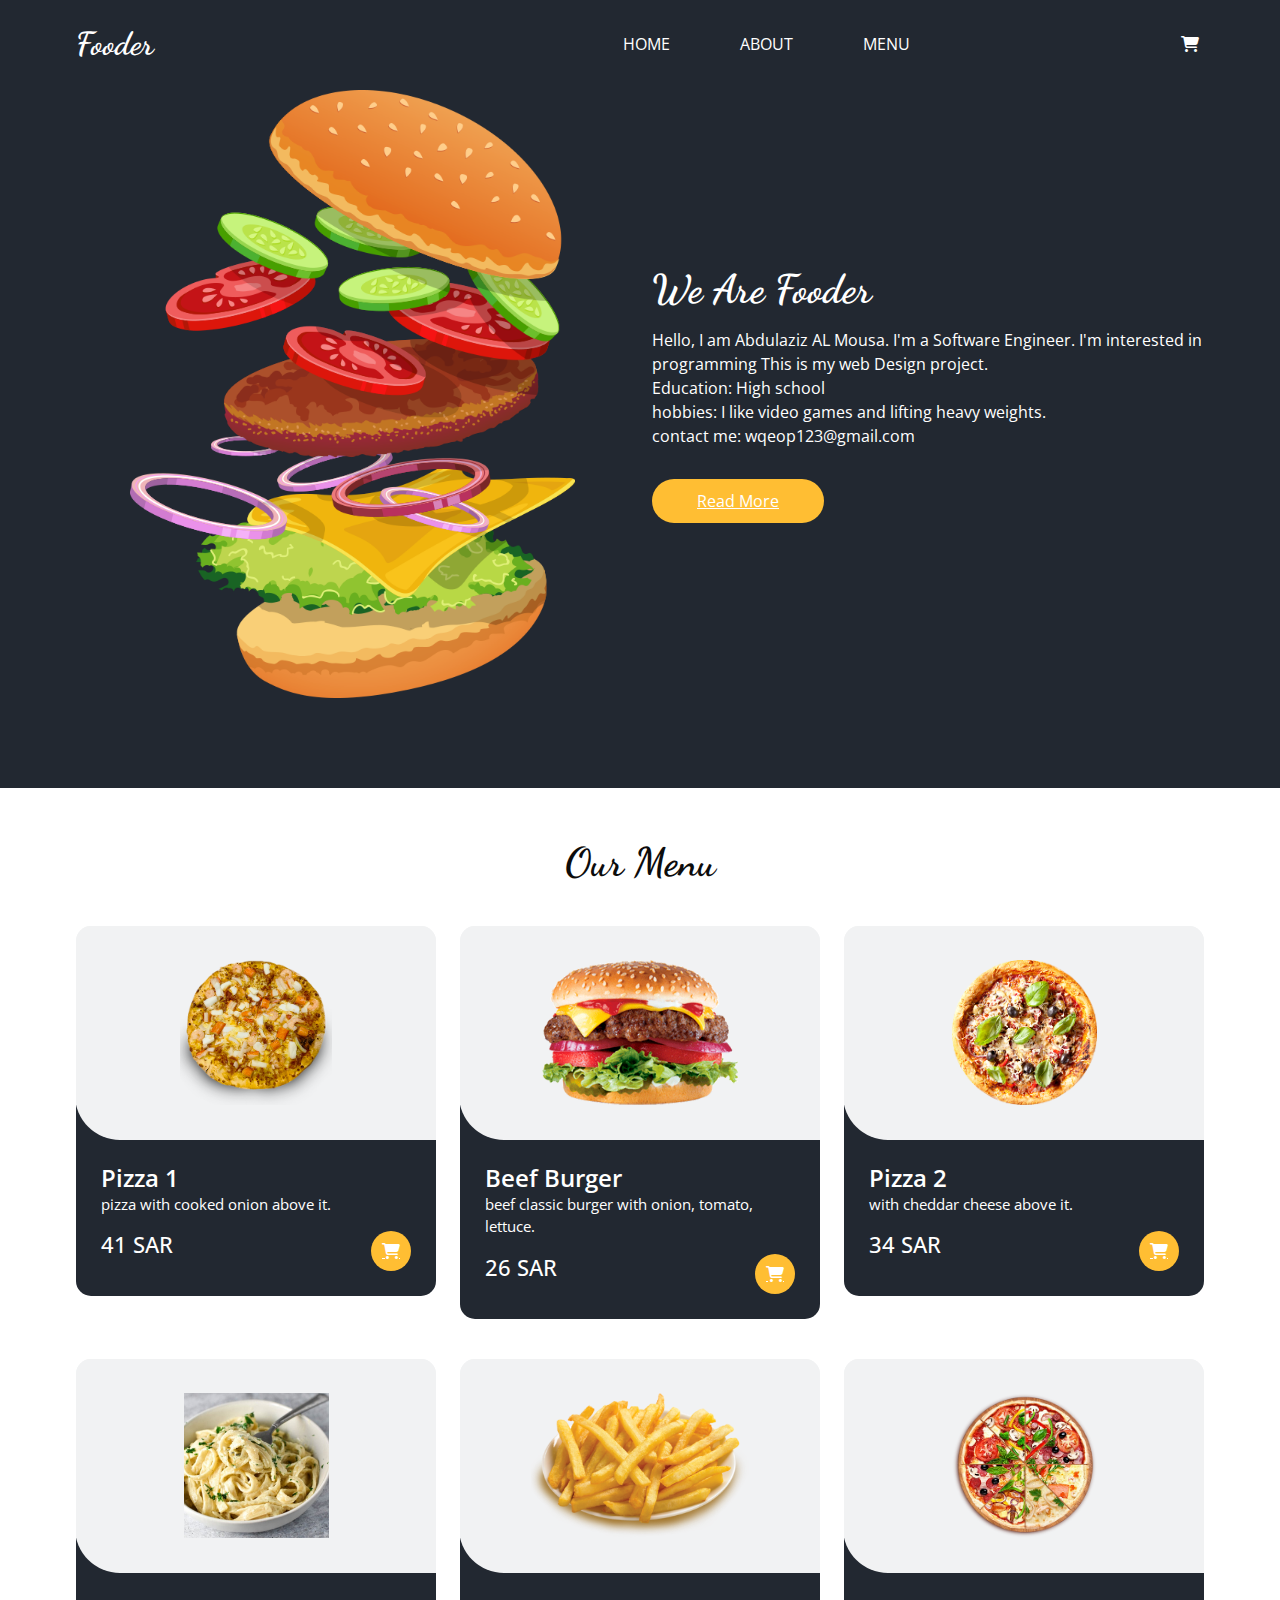
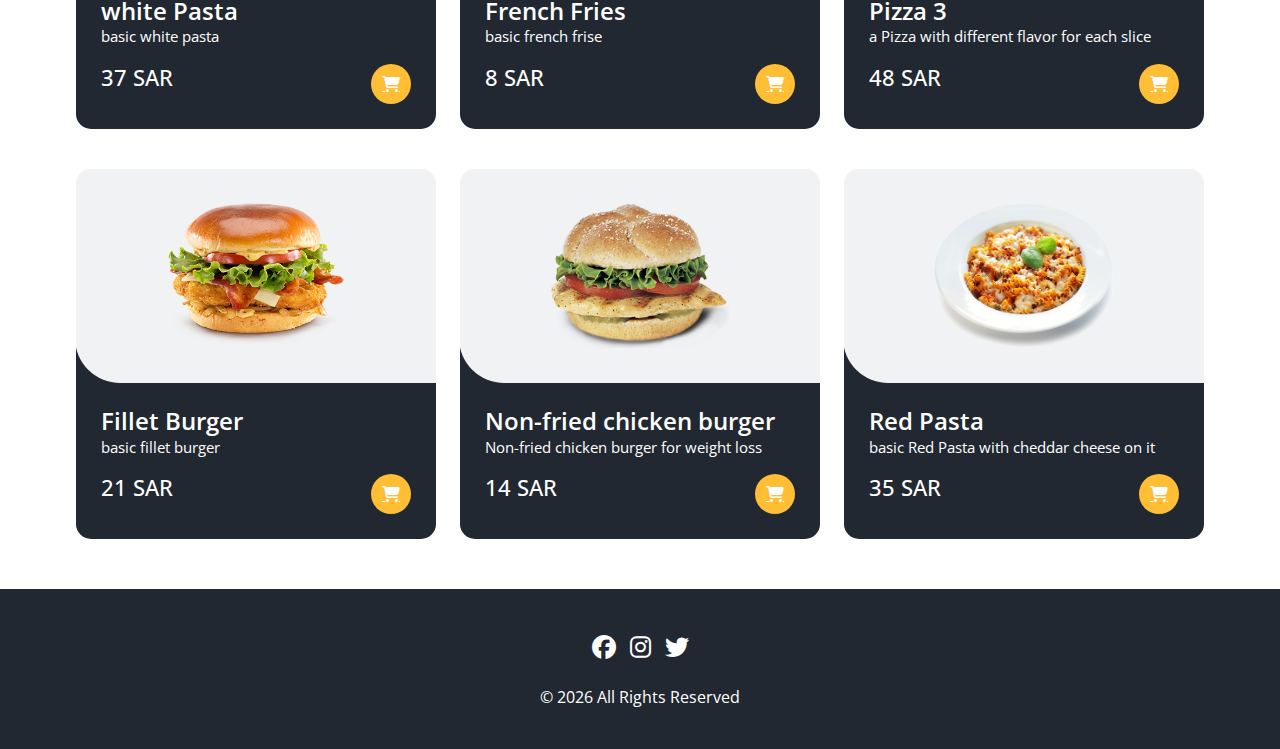
<file: Web design project/index.html>
<!DOCTYPE html>
<html>

<head>
  <!-- Basic -->
  <meta charset="utf-8" />
  <meta http-equiv="X-UA-Compatible" content="IE=edge" />
  <!-- Mobile Metas -->
  <meta name="viewport" content="width=device-width, initial-scale=1, shrink-to-fit=no" />
  <!-- Site Metas -->
  <meta name="keywords" content="" />
  <meta name="description" content="" />
  <meta name="author" content="" />

 <link rel="shortcut icon" href="images/favicon.png" type="">

  <title> Fooder</title>

  <!-- font style -->
  <link rel='stylesheet' href='https://cdnjs.cloudflare.com/ajax/libs/font-awesome/6.4.0/css/all.min.css'/>
  <!-- Custom styles for this template -->
  <link rel='stylesheet' href='https://cdnjs.cloudflare.com/ajax/libs/bootstrap/5.2.3/css/bootstrap.min.css'/>
  <link href="css/style.css" rel="stylesheet" />

</head>

<body>

  <div class="hero_area">
    <!-- header section starts-->
    <header class="header_section">
      <div class="container">
        <nav class="navbar navbar-expand-lg custom_nav-container ">
          <a class="navbar-brand" href="index.html">
            <span>
              Fooder
            </span>
          </a>

          <div class="collapse navbar-collapse">
            <ul class="navbar-nav  mx-auto ">
              <li class="nav-item active">
                <a class="nav-link" href="index.html">Home <span class="sr-only">(current)</span></a>
              </li>
              <li class="nav-item">
                <a class="nav-link" href="about.html">About</a>
              </li>
              <li class="nav-item">
                <a class="nav-link" href="menu.html">Menu</a>
              </li>
            </ul>
            <div class="user_option">
              <button type="button" class="triggerBtn">
                <i class="fa-solid fa-cart-shopping"></i>
                <span class="total-count"></span>
              </button>
            </div>
          </div>
        </nav>
      </div>
    </header>
    <!-- end header section -->
  </div>
  <!-- about section -->

  <section class="about_section layout_padding">
    <div class="container  ">

      <div class="row">
        <div class="col-md-6 ">
          <div class="img-box">
            <img src="images/about-img.png" alt="">
          </div>
        </div>
        <div class="col-md-6">
          <div class="detail-box">
            <div class="heading_container">
              <h2>
                We Are Fooder
              </h2>
            </div>
            <p>
             Hello, I am Abdulaziz AL Mousa. I'm a Software Engineer. I'm interested in programming This is my web Design project.
</br>
Education: High school
</br>
hobbies: I like video games and lifting heavy weights.
</br> 
contact me: wqeop123@gmail.com
           
            </p>
            <a href="">
              Read More
            </a>
          </div>
        </div>
      </div>
    </div>
  </section>

  <!-- end about section -->

  <!-- food section -->

  <section class="food_section layout_padding-bottom">
    <div class="container">
      <div class="heading_container heading_center">
        <h2>
          Our Menu
        </h2>
      </div>

      <div class="filters-content">
        <div class="row grid">
          <div class="col-sm-6 col-lg-4 all pizza">
            <div class="box">
              <div>
                <div class="img-box">
                  <img src="images/f1.png" alt="">
                </div>
                <div class="detail-box">
                  <h5>
                    Pizza 1
                  </h5>
                  <p>
                    pizza with cooked onion above it.
                  </p>
                  <div class="options">
                    <h6>
                      41 SAR
                    </h6>
                    <a href="#" data-name="Delicious Pizza 1" data-price="20" class="add-to-cart"><i class="fa-solid fa-cart-shopping"></i></a>
                  </div>
                </div>
              </div>
            </div>
          </div>
          <div class="col-sm-6 col-lg-4 all burger">
            <div class="box">
              <div>
                <div class="img-box">
                  <img src="images/f2.png" alt="">
                </div>
                <div class="detail-box">
                  <h5>
                  Beef Burger 
                  </h5>
                  <p>
                   beef classic burger with onion, tomato, lettuce.
                  </p>
                  <div class="options">
                    <h6>
                      26 SAR
                    </h6>
                    <a href="#" data-name="Delicious Burger 1" data-price="15" class="add-to-cart"><i class="fa-solid fa-cart-shopping"></i></a>
                  </div>
                </div>
              </div>
            </div>
          </div>
          <div class="col-sm-6 col-lg-4 all pizza">
            <div class="box">
              <div>
                <div class="img-box">
                  <img src="images/f3.png" alt="">
                </div>
                <div class="detail-box">
                  <h5>
                    Pizza 2
                  </h5>
                  <p>
                    with cheddar cheese above it.
                  </p>
                  <div class="options">
                    <h6>
                      34 SAR
                    </h6>
                    <a href="#" data-name="Delicious Pizza 2" data-price="17" class="add-to-cart"><i class="fa-solid fa-cart-shopping"></i></a>
                  </div>
                </div>
              </div>
            </div>
          </div>
          <div class="col-sm-6 col-lg-4 all pasta">
            <div class="box">
              <div>
                <div class="img-box">
                  <img src="images/f33.png" alt="">
                </div>
                <div class="detail-box">
                  <h5>
                    white Pasta 
                  </h5>
                  <p>
                    basic white pasta 
                  </p>
                  <div class="options">
                    <h6>
                     37 SAR
                    </h6>
                    <a href="#" data-name="Delicious Pasta 1" data-price="18" class="add-to-cart"><i class="fa-solid fa-cart-shopping"></i></a>
                  </div>
                </div>
              </div>
            </div>
          </div>
          <div class="col-sm-6 col-lg-4 all fries">
            <div class="box">
              <div>
                <div class="img-box">
                  <img src="images/f5.png" alt="">
                </div>
                <div class="detail-box">
                  <h5>
                    French Fries 
                  </h5>
                  <p>
                    basic french frise 
                  </p>
                  <div class="options">
                    <h6>
                      8 SAR
                    </h6>
                    <a href="#" data-name="French Fries 1" data-price="10" class="add-to-cart"><i class="fa-solid fa-cart-shopping"></i></a>
                  </div>
                </div>
              </div>
            </div>
          </div>
          <div class="col-sm-6 col-lg-4 all pizza">
            <div class="box">
              <div>
                <div class="img-box">
                  <img src="images/f6.png" alt="">
                </div>
                <div class="detail-box">
                  <h5>
                    Pizza 3
                  </h5>
                  <p>
                    a Pizza with different flavor for each slice
                  </p>
                  <div class="options">
                    <h6>
                      48 SAR
                    </h6>
                    <a href="#" data-name="Delicious Pizza 3" data-price="15" class="add-to-cart"><i class="fa-solid fa-cart-shopping"></i></a>
                  </div>
                </div>
              </div>
            </div>
          </div>
          <div class="col-sm-6 col-lg-4 all burger">
            <div class="box">
              <div>
                <div class="img-box">
                  <img src="images/f7.png" alt="">
                </div>
                <div class="detail-box">
                  <h5>
                    Fillet Burger
                  </h5>
                  <p>
                    basic fillet burger
                  </p>
                  <div class="options">
                    <h6>
                    21 SAR
                    </h6>
                    <a href="#" data-name="Tasty Burger 2" data-price="12" class="add-to-cart"><i class="fa-solid fa-cart-shopping"></i></a>
                  </div>
                </div>
              </div>
            </div>
          </div>
          <div class="col-sm-6 col-lg-4 all burger">
            <div class="box">
              <div>
                <div class="img-box">
                  <img src="images/f8.png" alt="">
                </div>
                <div class="detail-box">
                  <h5>
                 Non-fried chicken burger
                  </h5>
                  <p>
                    Non-fried chicken burger for weight loss
                  </p>
                  <div class="options">
                    <h6>
                      14 SAR
                    </h6>
                    <a href="#" data-name="Tasty Burger 3" data-price="14" class="add-to-cart"><i class="fa-solid fa-cart-shopping"></i></a>
                  </div>
                </div>
              </div>
            </div>
          </div>
          <div class="col-sm-6 col-lg-4 all pasta">
            <div class="box">
              <div>
                <div class="img-box">
                  <img src="images/f9.png" alt="">
                </div>
                <div class="detail-box">
                  <h5>
                    Red Pasta 
                  </h5>
                  <p>
                    basic Red Pasta with cheddar cheese on it
                  </p>
                  <div class="options">
                    <h6>
                     35 SAR
                    </h6>
                    <a href="#" data-name="Delicious Pasta 2" data-price="10" class="add-to-cart"><i class="fa-solid fa-cart-shopping"></i></a>
                  </div>
                </div>
              </div>
            </div>
          </div>
        </div>
      </div>
    </div>
  </section>
  <!-- end food section -->
 <!-- Modal -->
 <div class="cart-modal" id="cart">
  <div class="cart-modal-dialog modal-lg">
    <div class="cart-modal-content">
      <div class="modal-header">
        <h5 class="modal-title" id="exampleModalLabel">Cart</h5>
        <button type="button" class="close-button" >
          <span aria-hidden="true">&times;</span>
        </button>
      </div>
      <div class="cart-modal-body">
        <table class="table">
          <tr>
            <td><h3>Delicious Pasta 1</h3></td>
            <td><p class="price">$15</p></td>
            <td>
              <div class='input-group'>
                <input type='number' class='item-count form-control' value='1'>
              </div>
            </td>
            <td><p class="price">$15</p></td>
          </tr>
          <tr>
            <td><h3>Delicious Pasta 2</h3></td>
            <td><p class="price">$15</p></td>
            <td>
              <div class='input-group'>
                <input type='number' class='item-count form-control' value='1'>
              </div>
            </td>
            <td><p class="price">$15</p></td>
          </tr>
        </table>
        <div class="total-price text-center"><strong>Total price: </strong>$30<span class="total-cart"></span></div>
      </div>
    </div>
  </div>
</div> 

  <!-- footer section -->
  <footer class="footer_section">
    <div class="container">
      <div class="social-icon-wrapper">
        <a href="#"><i class="fab fa-facebook"></i></a>
        <a href="#"><i class="fab fa-instagram"></i></a>
        <a href="#"><i class="fab fa-twitter"></i></a>
      </div>
      <div class="footer-info">
        <p>
          &copy; <span id="displayYear"></span> All Rights Reserved
        </p>
      </div>
    </div>
  </footer>
  <!-- footer section -->

  <!-- custom js -->
  <script src='https://cdnjs.cloudflare.com/ajax/libs/jquery/3.6.4/jquery.min.js'></script>
  <script src='https://cdnjs.cloudflare.com/ajax/libs/bootstrap/5.2.3/js/bootstrap.bundle.min.js'></script>
  <script src="js/custom.js"></script>

</body>

</html>
</file>
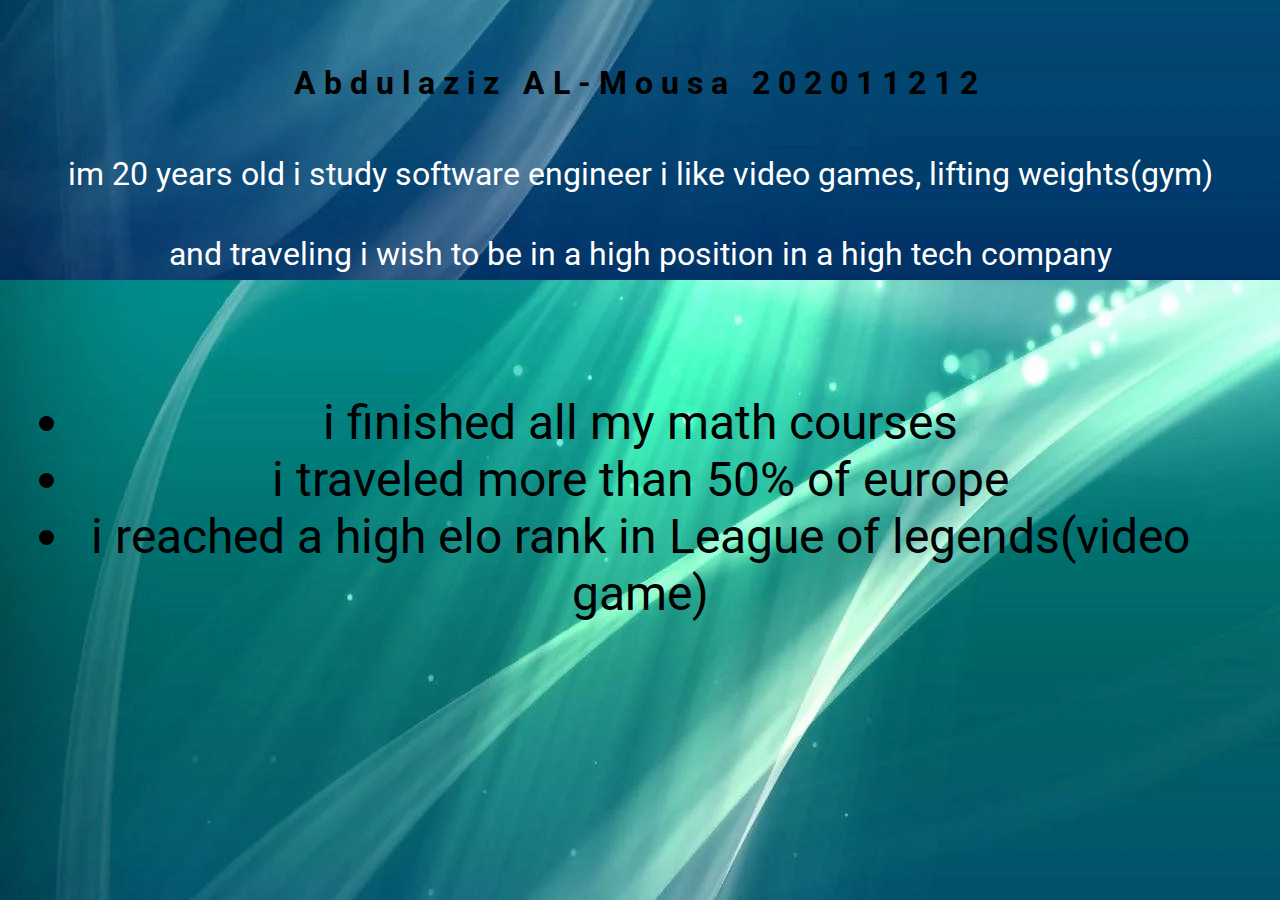
<file: assignment 3/Abdulaziz AL-Mousa_homework1.html>
<!DOCTYPE html>
<html lang="en“>
<head>
<meta charset="UTF-8" />
<link rel="stylesheet" href="./style.css">
</head>
<body>
<div class="container">
<h1> Abdulaziz AL-Mousa 202011212 </h1>
<p> im 20 years old i study software engineer i like video games, lifting weights(gym) and traveling 
i wish to be in a high position in a high tech company</p>
<ul>
<li> i finished all my math courses </li>
<li> i traveled more than 50% of europe </li>
<li> i reached a high elo rank in League of legends(video game) </li>
</ul>
</body>
</html>
</file>
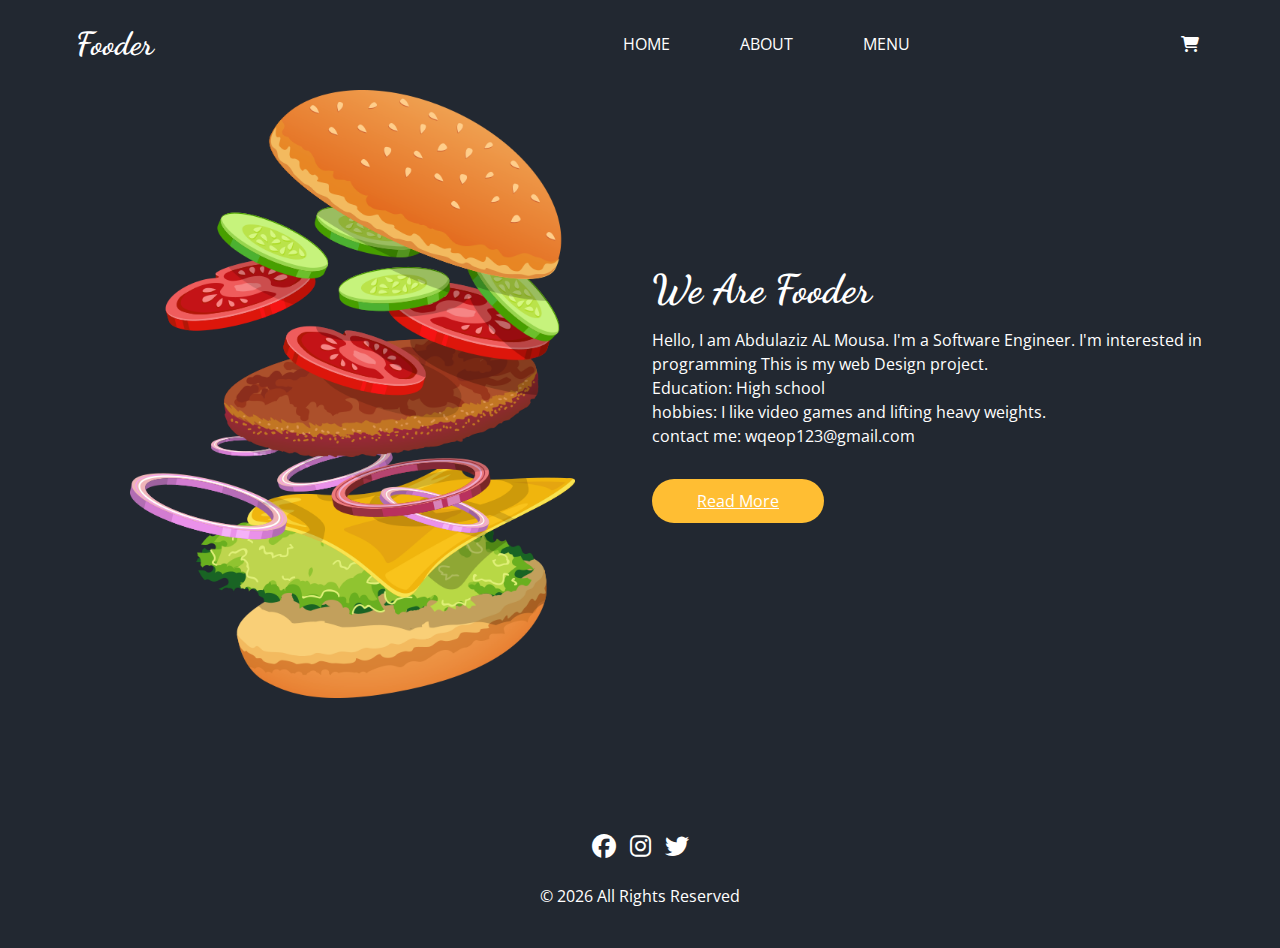
<file: Web design project/about.html>
<!DOCTYPE html>
<html>

<head>
  <!-- Basic -->
  <meta charset="utf-8" />
  <meta http-equiv="X-UA-Compatible" content="IE=edge" />
  <!-- Mobile Metas -->
  <meta name="viewport" content="width=device-width, initial-scale=1, shrink-to-fit=no" />
  <!-- Site Metas -->
  <meta name="keywords" content="" />
  <meta name="description" content="" />
  <meta name="author" content="" />
  <link rel="shortcut icon" href="images/favicon.png" type="">

  <title> Fooder | About Us</title>

  <!-- font awesome style -->
  <link rel='stylesheet' href='https://cdnjs.cloudflare.com/ajax/libs/font-awesome/6.4.0/css/all.min.css'/>
  <!-- Custom styles for this template -->
  <link rel='stylesheet' href='https://cdnjs.cloudflare.com/ajax/libs/bootstrap/5.2.3/css/bootstrap.min.css'/>
  <link href="css/style.css" rel="stylesheet" />

</head>

<body>

  <div class="hero_area">
    <!-- header section strats -->
    <header class="header_section">
      <div class="container">
        <nav class="navbar navbar-expand-lg custom_nav-container ">
          <a class="navbar-brand" href="index.html">
            <span>
              Fooder
            </span>
          </a>

          <div class="collapse navbar-collapse">
            <ul class="navbar-nav  mx-auto ">
              <li class="nav-item ">
                <a class="nav-link" href="index.html">Home <span class="sr-only">(current)</span></a>
              </li>
              <li class="nav-item active">
                <a class="nav-link" href="about.html">About</a>
              </li>
              <li class="nav-item">
                <a class="nav-link" href="menu.html">Menu</a>
              </li>
            </ul>
            <div class="user_option">
              <button type="button" class="triggerBtn">
                <i class="fa-solid fa-cart-shopping"></i>
                <span class="total-count"></span>
              </button>
            </div>
          </div>
        </nav>
      </div>
    </header>
    <!-- end header section -->
  </div>
  <!-- about section -->

  <section class="about_section layout_padding">
    <div class="container  ">

      <div class="row">
        <div class="col-md-6 ">
          <div class="img-box">
            <img src="images/about-img.png" alt="">
          </div>
        </div>
        <div class="col-md-6">
          <div class="detail-box">
            <div class="heading_container">
              <h2>
                We Are Fooder
              </h2>
            </div>
            <p>
             Hello, I am Abdulaziz AL Mousa. I'm a Software Engineer. I'm interested in programming This is my web Design project.
</br>
Education: High school
</br>
hobbies: I like video games and lifting heavy weights.
</br> 
contact me: wqeop123@gmail.com
           
            </p>
            <a href="">
              Read More
            </a>
          </div>
        </div>
      </div>
    </div>
  </section>

  <!-- end about section -->
 <!-- Modal -->
 <div class="cart-modal" id="cart">
  <div class="cart-modal-dialog modal-lg">
    <div class="cart-modal-content">
      <div class="modal-header">
        <h5 class="modal-title" id="exampleModalLabel">Cart</h5>
        <button type="button" class="close-button" >
          <span aria-hidden="true">&times;</span>
        </button>
      </div>
      <div class="cart-modal-body">
        <table class="table">
          <tr>
            <td><h3>Delicious Pasta 1</h3></td>
            <td><p class="price">$15</p></td>
            <td>
              <div class='input-group'>
                <input type='number' class='item-count form-control' value='1'>
              </div>
            </td>
            <td><p class="price">$15</p></td>
          </tr>
          <tr>
            <td><h3>Delicious Pasta 2</h3></td>
            <td><p class="price">$15</p></td>
            <td>
              <div class='input-group'>
                <input type='number' class='item-count form-control' value='1'>
              </div>
            </td>
            <td><p class="price">$15</p></td>
          </tr>
        </table>
        <div class="total-price text-center"><strong>Total price: </strong>$30<span class="total-cart"></span></div>
      </div>
    </div>
  </div>
</div> 

  <!-- footer section -->
  <footer class="footer_section">
    <div class="container">
      <div class="social-icon-wrapper">
        <a href="#"><i class="fab fa-facebook"></i></a>
        <a href="#"><i class="fab fa-instagram"></i></a>
        <a href="#"><i class="fab fa-twitter"></i></a>
      </div>
      <div class="footer-info">
        <p>
          &copy; <span id="displayYear"></span> All Rights Reserved
        </p>
      </div>
    </div>
  </footer>
  <!-- footer section -->


  <!-- custom js -->
  <script src='https://cdnjs.cloudflare.com/ajax/libs/jquery/3.6.4/jquery.min.js'></script>
  <script src='https://cdnjs.cloudflare.com/ajax/libs/bootstrap/5.2.3/js/bootstrap.bundle.min.js'></script>
  <script src="js/custom.js"></script>

</body>

</html>
</file>
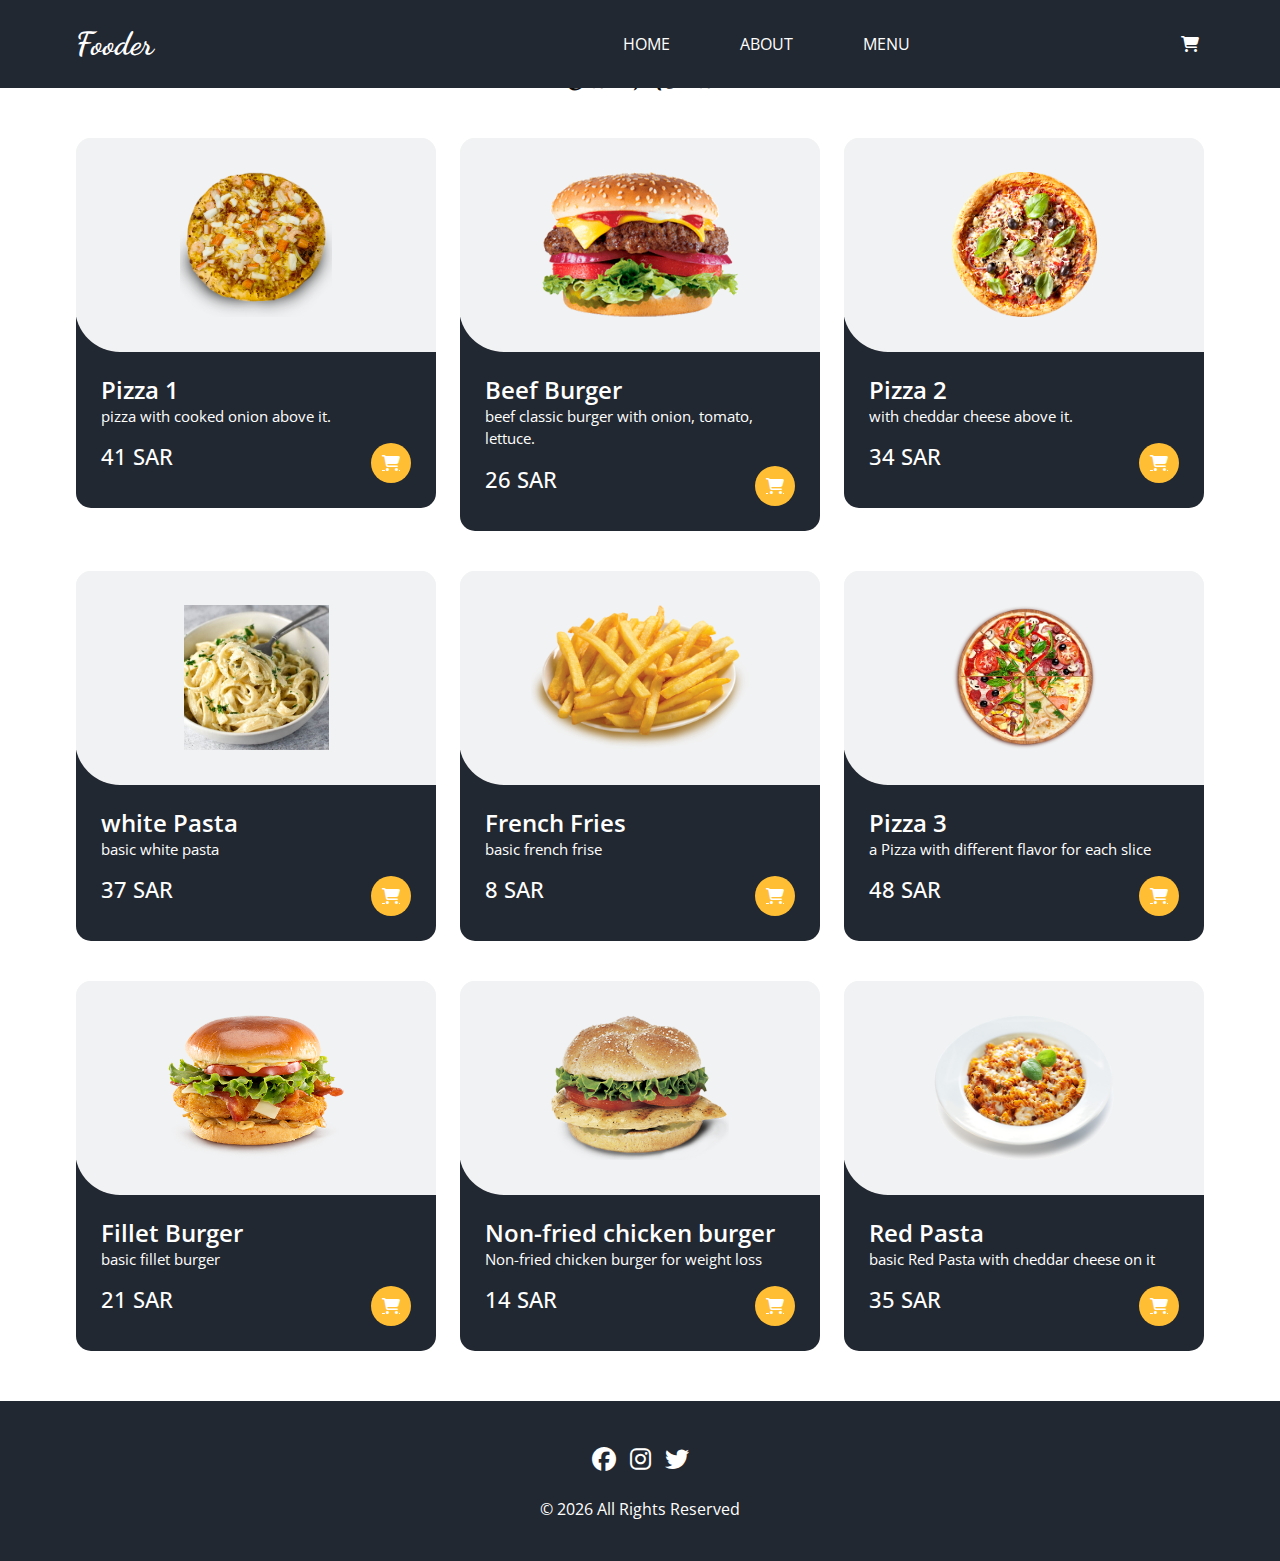
<file: Web design project/menu.html>
<!DOCTYPE html>
<html>

<head>
  <!-- Basic -->
  <meta charset="utf-8" />
  <meta http-equiv="X-UA-Compatible" content="IE=edge" />
  <!-- Mobile Metas -->
  <meta name="viewport" content="width=device-width, initial-scale=1, shrink-to-fit=no" />
  <!-- Site Metas -->
  <meta name="keywords" content="" />
  <meta name="description" content="" />
  <meta name="author" content="" />
  <link rel="shortcut icon" href="images/favicon.png" type="">

  <title> Fooder | Menu</title>

  <!-- font awesome style -->
  <link rel='stylesheet' href='https://cdnjs.cloudflare.com/ajax/libs/font-awesome/6.4.0/css/all.min.css'/>
  <!-- Custom styles for this template -->
  <link rel='stylesheet' href='https://cdnjs.cloudflare.com/ajax/libs/bootstrap/5.2.3/css/bootstrap.min.css'/>
  <link href="css/style.css" rel="stylesheet" />

</head>

<body>

  <div class="hero_area">
    <!-- header section strats -->
    <header class="header_section">
      <div class="container">
        <nav class="navbar navbar-expand-lg custom_nav-container ">
          <a class="navbar-brand" href="index.html">
            <span>
              Fooder
            </span>
          </a>

          <div class="collapse navbar-collapse">
            <ul class="navbar-nav  mx-auto ">
              <li class="nav-item">
                <a class="nav-link" href="index.html">Home <span class="sr-only">(current)</span></a>
              </li>
              <li class="nav-item">
                <a class="nav-link" href="about.html">About</a>
              </li>
              <li class="nav-item active">
                <a class="nav-link" href="menu.html">Menu</a>
              </li>
            </ul>
            <div class="user_option">
              <button type="button" class="triggerBtn">
                <i class="fa-solid fa-cart-shopping"></i>
                <span class="total-count"></span>
              </button>
            </div>
          </div>
        </nav>
      </div>
    </header>
    <!-- end header section -->
  </div>
  <!-- food section -->

  <section class="food_section layout_padding-bottom">
    <div class="container">
      <div class="heading_container heading_center">
        <h2>
          Our Menu
        </h2>
      </div>

      <div class="filters-content">
        <div class="row grid">
          <div class="col-sm-6 col-lg-4 all pizza">
            <div class="box">
              <div>
                <div class="img-box">
                  <img src="images/f1.png" alt="">
                </div>
                <div class="detail-box">
                  <h5>
                    Pizza 1
                  </h5>
                  <p>
                    pizza with cooked onion above it.
                  </p>
                  <div class="options">
                    <h6>
                      41 SAR
                    </h6>
                    <a href="#" data-name="Delicious Pizza 1" data-price="20" class="add-to-cart"><i class="fa-solid fa-cart-shopping"></i></a>
                  </div>
                </div>
              </div>
            </div>
          </div>
          <div class="col-sm-6 col-lg-4 all burger">
            <div class="box">
              <div>
                <div class="img-box">
                  <img src="images/f2.png" alt="">
                </div>
                <div class="detail-box">
                  <h5>
                  Beef Burger 
                  </h5>
                  <p>
                   beef classic burger with onion, tomato, lettuce.
                  </p>
                  <div class="options">
                    <h6>
                      26 SAR
                    </h6>
                    <a href="#" data-name="Delicious Burger 1" data-price="15" class="add-to-cart"><i class="fa-solid fa-cart-shopping"></i></a>
                  </div>
                </div>
              </div>
            </div>
          </div>
          <div class="col-sm-6 col-lg-4 all pizza">
            <div class="box">
              <div>
                <div class="img-box">
                  <img src="images/f3.png" alt="">
                </div>
                <div class="detail-box">
                  <h5>
                    Pizza 2
                  </h5>
                  <p>
                    with cheddar cheese above it.
                  </p>
                  <div class="options">
                    <h6>
                      34 SAR
                    </h6>
                    <a href="#" data-name="Delicious Pizza 2" data-price="17" class="add-to-cart"><i class="fa-solid fa-cart-shopping"></i></a>
                  </div>
                </div>
              </div>
            </div>
          </div>
          <div class="col-sm-6 col-lg-4 all pasta">
            <div class="box">
              <div>
                <div class="img-box">
                  <img src="images/f33.png" alt="">
                </div>
                <div class="detail-box">
                  <h5>
                    white Pasta 
                  </h5>
                  <p>
                    basic white pasta 
                  </p>
                  <div class="options">
                    <h6>
                     37 SAR
                    </h6>
                    <a href="#" data-name="Delicious Pasta 1" data-price="18" class="add-to-cart"><i class="fa-solid fa-cart-shopping"></i></a>
                  </div>
                </div>
              </div>
            </div>
          </div>
          <div class="col-sm-6 col-lg-4 all fries">
            <div class="box">
              <div>
                <div class="img-box">
                  <img src="images/f5.png" alt="">
                </div>
                <div class="detail-box">
                  <h5>
                    French Fries 
                  </h5>
                  <p>
                    basic french frise 
                  </p>
                  <div class="options">
                    <h6>
                      8 SAR
                    </h6>
                    <a href="#" data-name="French Fries 1" data-price="10" class="add-to-cart"><i class="fa-solid fa-cart-shopping"></i></a>
                  </div>
                </div>
              </div>
            </div>
          </div>
          <div class="col-sm-6 col-lg-4 all pizza">
            <div class="box">
              <div>
                <div class="img-box">
                  <img src="images/f6.png" alt="">
                </div>
                <div class="detail-box">
                  <h5>
                    Pizza 3
                  </h5>
                  <p>
                    a Pizza with different flavor for each slice
                  </p>
                  <div class="options">
                    <h6>
                      48 SAR
                    </h6>
                    <a href="#" data-name="Delicious Pizza 3" data-price="15" class="add-to-cart"><i class="fa-solid fa-cart-shopping"></i></a>
                  </div>
                </div>
              </div>
            </div>
          </div>
          <div class="col-sm-6 col-lg-4 all burger">
            <div class="box">
              <div>
                <div class="img-box">
                  <img src="images/f7.png" alt="">
                </div>
                <div class="detail-box">
                  <h5>
                    Fillet Burger
                  </h5>
                  <p>
                    basic fillet burger
                  </p>
                  <div class="options">
                    <h6>
                    21 SAR
                    </h6>
                    <a href="#" data-name="Tasty Burger 2" data-price="12" class="add-to-cart"><i class="fa-solid fa-cart-shopping"></i></a>
                  </div>
                </div>
              </div>
            </div>
          </div>
          <div class="col-sm-6 col-lg-4 all burger">
            <div class="box">
              <div>
                <div class="img-box">
                  <img src="images/f8.png" alt="">
                </div>
                <div class="detail-box">
                  <h5>
                 Non-fried chicken burger
                  </h5>
                  <p>
                    Non-fried chicken burger for weight loss
                  </p>
                  <div class="options">
                    <h6>
                      14 SAR
                    </h6>
                    <a href="#" data-name="Tasty Burger 3" data-price="14" class="add-to-cart"><i class="fa-solid fa-cart-shopping"></i></a>
                  </div>
                </div>
              </div>
            </div>
          </div>
          <div class="col-sm-6 col-lg-4 all pasta">
            <div class="box">
              <div>
                <div class="img-box">
                  <img src="images/f9.png" alt="">
                </div>
                <div class="detail-box">
                  <h5>
                    Red Pasta 
                  </h5>
                  <p>
                    basic Red Pasta with cheddar cheese on it
                  </p>
                  <div class="options">
                    <h6>
                     35 SAR
                    </h6>
                    <a href="#" data-name="Delicious Pasta 2" data-price="10" class="add-to-cart"><i class="fa-solid fa-cart-shopping"></i></a>
                  </div>
                </div>
              </div>
            </div>
          </div>
        </div>
      </div>
    </div>
  </section>
  <!-- end food section -->
 <!-- Modal -->
 <div class="cart-modal" id="cart">
  <div class="cart-modal-dialog modal-lg">
    <div class="cart-modal-content">
      <div class="modal-header">
        <h5 class="modal-title" id="exampleModalLabel">Cart</h5>
        <button type="button" class="close-button" >
          <span aria-hidden="true">&times;</span>
        </button>
      </div>
      <div class="cart-modal-body">
        <table class="table">
          <tr>
            <td><h3>Delicious Pasta 1</h3></td>
            <td><p class="price">$15</p></td>
            <td>
              <div class='input-group'>
                <input type='number' class='item-count form-control' value='1'>
              </div>
            </td>
            <td><p class="price">$15</p></td>
          </tr>
          <tr>
            <td><h3>Delicious Pasta 2</h3></td>
            <td><p class="price">$15</p></td>
            <td>
              <div class='input-group'>
                <input type='number' class='item-count form-control' value='1'>
              </div>
            </td>
            <td><p class="price">$15</p></td>
          </tr>
        </table>
        <div class="total-price text-center"><strong>Total price: </strong>$30<span class="total-cart"></span></div>
      </div>
    </div>
  </div>
</div> 

  <!-- footer section -->
  <footer class="footer_section">
    <div class="container">
      <div class="social-icon-wrapper">
        <a href="#"><i class="fab fa-facebook"></i></a>
        <a href="#"><i class="fab fa-instagram"></i></a>
        <a href="#"><i class="fab fa-twitter"></i></a>
      </div>
      <div class="footer-info">
        <p>
          &copy; <span id="displayYear"></span> All Rights Reserved
        </p>
      </div>
    </div>
  </footer>
  <!-- footer section -->

  <!-- custom js -->
  <script src='https://cdnjs.cloudflare.com/ajax/libs/jquery/3.6.4/jquery.min.js'></script>
  <script src='https://cdnjs.cloudflare.com/ajax/libs/bootstrap/5.2.3/js/bootstrap.bundle.min.js'></script>
  <script src="js/custom.js"></script>

</body>

</html>
</file>
<file: Web design project/css/style.css>
@import url("https://fonts.googleapis.com/css2?family=Dancing+Script:wght@400;500;600;700&family=Open+Sans:wght@400;600;700&display=swap");

/*menu section*/
body {
  font-family: "Open Sans", sans-serif;
  color: #0c0c0c;
  background-color: #ffffff;
  overflow-x: hidden;
  padding: 0;
  margin: 0;
}

.layout_padding {
  padding: 90px 0;
}

h2 {
  font-family: "Dancing Script", cursive;
}


.heading_container h2 {
  position: relative;
  margin-bottom: 0;
  font-size: 2.5rem;
  font-weight: bold;
}
.heading_container h2 span {
  color: #ffbe33;
}
.heading_container p {
  margin-top: 10px;
  margin-bottom: 0;
}
.heading_container.heading_center {
  align-items: center;
  text-align: center;
}


a:hover,
a:focus {
  color: initial;
}
a:hover,
a:focus {
  text-decoration: none;
}
btn,
btn:focus {
  outline: none !important;
  box-shadow: none;
}

.container {
  max-width: 90%;
  margin: 0 auto;
}
/*end of menu section*/
/*header section*/


.hero_area .navbar .navbar-collapse {
  display: flex;
  justify-content: space-between;
  align-items: center;
  width: 60%;
}
.hero_area .navbar .navbar-collapse .navbar-nav {
  list-style: none;
  display: flex;
  gap: 30px;
  margin: 0;
}




.header_section {
  padding: 15px 0;
  position: fixed;
  top: 0;
  left: 0;
  width: 100%;
  background: #222831;
  z-index: 99;
}

.navbar-brand {
  font-family: "Dancing Script", cursive;
}
.navbar-brand span {
  font-weight: bold;
  font-size: 32px;
  color: #ffffff;
}

.custom_nav-container {
  padding: 0;
}
.custom_nav-container .navbar-nav {
  padding-left: 18%;
}
.custom_nav-container .navbar-nav .nav-item .nav-link {
  padding: 5px 20px;
  color: #ffffff;
  text-align: center;
  text-transform: uppercase;
  border-radius: 5px;
  transition: all 0.3s;
}


.user_option button {
  background: none;
  border: none;
  outline: none;
  cursor: pointer;
  padding: 5px;
  color: white;
  border-radius: 5px;
}

/*end of header section*/

/*about section*/
.about_section {
  background: #222831;
  color: #ffffff;
}
.about_section .row {
  align-items: center;
}
.about_section .img-box {
  position: relative;
  display: flex;
  justify-content: center;
}
.about_section .img-box img {
  width: 100%;
  max-width: 445px;
  position: relative;
  z-index: 2;
}
.about_section .detail-box p {
  margin-top: 15px;
}
.about_section .detail-box a {
  display: inline-block;
  padding: 10px 45px;
  background-color: #ffbe33;
  color: #ffffff;
  border-radius: 45px;
  transition: all 0.3s;
  border: none;
  margin-top: 15px;
}

/*end of about section*/
/*food section*/
.food_section {
  padding: 50px 0px;
}
.food_section .box {
  position: relative;
  margin-top: 40px;
  background-color: #ffffff;
  border-radius: 10px;
  color: #ffffff;
  border-radius: 15px;
  overflow: hidden;
  background: linear-gradient(to bottom, #f1f2f3 25px, #222831 25px);
}
.food_section .box .img-box {
  background: #f1f2f3;
  display: flex;
  justify-content: center;
  align-items: center;
  height: 215px;
  border-radius: 0 0 0 45px;
  margin: -1px;
  padding: 25px;
}
.food_section .box .img-box img {
  max-width: 100%;
  max-height: 145px;
  transition: all 0.2s;
}
.food_section .box .detail-box {
  padding: 25px;
}
.food_section .box .detail-box h5 {
  font-size: 24px;
  font-weight: 600;
  margin: 0px;
}
.food_section .box .detail-box p {
  font-size: 15px;
}
.food_section .box .detail-box h6 {
  margin-top: 10px;
  font-size: 22px;
  margin: 0;
}
.food_section .box .detail-box a {
  color: white;
}
.food_section .box .options {
  display: flex;
  justify-content: space-between;
}
.food_section .box .options a {
  width: 40px;
  height: 40px;
  border-radius: 100%;
  background: #ffbe33;
  display: flex;
  justify-content: center;
  align-items: center;
}
.food_section .box .options a svg {
  width: 18px;
  height: auto;
  fill: #ffffff;
}
.food_section .box:hover .img-box img {
  transform: scale(1.1);
}
.food_section .btn-box {
  display: flex;
  justify-content: center;
  margin-top: 45px;
}
.food_section .btn-box a {
  display: inline-block;
  padding: 10px 55px;
  background-color: #ffbe33;
  color: #ffffff;
  border-radius: 45px;
  transition: all 0.3s;
  border: none;
}
.food_section .btn-box a:hover {
  background-color: #e69c00;
}
/*end of food section*/

/*cart section*/
#cart .table th, #cart .table td {
  border: none;
  border-bottom: 1px solid #eee;
}

.cart-modal {
  position: fixed;
  left: 0;
  top: 0;
  width: 100%;
  height: 100%;
  background-color: rgba(0, 0, 0, 0.5);
  opacity: 0;
  visibility: hidden;
  transform: scale(1.1);
  transition: visibility 0s linear 0.25s, opacity 0.25s 0s, transform 0.25s;
  z-index: 50;
}

.cart-modal .cart-modal-content {
  position: absolute;
  top: 50%;
  left: 50%;
  transform: translate(-50%, -50%);
  background-color: white;
  padding: 30px 30px;
  width: 60%;
  border-radius: 0.5rem;
  z-index: 50;
}
.cart-modal-content .modal-header {
  position: relative;
}
.cart-modal-content .modal-header h5 {
  font-size: 24px;
  margin: 0px 0px 20px;
  margin: 0;
}
.cart-modal-content .modal-header .close-button {
  position: absolute;
  top: 0px;
  right: 0px;
  width: 1.5rem;
  line-height: 1.5rem;
  text-align: center;
  cursor: pointer;
  border-radius: 0.25rem;
  background-color: lightgray;
  border: none;
  font-size: 16px;
}
.cart-modal-content .cart-modal-body table {
  width: 100%;
  border-collapse: collapse;
}
.cart-modal-content .cart-modal-body tr, .cart-modal-content .cart-modal-body td {
  padding: 15px 0px;
}
.cart-modal-content .cart-modal-body h3 {
  font-size: 20px;
  font-weight: 400;
  margin: 0;
}
.cart-modal-content .cart-modal-body .price {
  font-size: 20px;
  font-weight: 500;
  margin: 0;
}
.cart-modal-content .cart-modal-body input {
  width: 60%;
  padding: 7px;
  border: 1px solid #ccc;
  outline: none;
}
.cart-modal-content .cart-modal-body .total-price {
  margin-top: 25px;
  text-align: right;
}

.close-button:hover {
  background-color: darkgray;
}

.show-modal {
  opacity: 1;
  visibility: visible;
  transform: scale(1);
  transition: visibility 0s linear 0s, opacity 0.25s 0s, transform 0.25s;
}
/*end of cart section*/

/*footer section*/
.footer_section {
  background-color: #222831;
  color: #ffffff;
  padding: 40px 0 40px 0;
  text-align: center;
}
.footer_section p {
  color: #dbdbdb;
}
.footer_section .footer-info {
  text-align: center;
  margin-top: 0px;
}
.footer_section .footer-info p {
  color: #ffffff;;
  margin: 0;
}
.footer_section .footer-info p a {
  color: inherit;
}
.social-icon-wrapper{
  margin-bottom: 20px;
}

.social-icon-wrapper a{
  color: white;
  display: inline-block;
  margin: 0px 5px;
  font-size: 24px;
  transition: .4s;
}
.social-icon-wrapper a:hover{
  color: #fa932e;
}
</file>
<file: assignment 3/style.css>
@import url('https://fonts.googleapis.com/css2?family=Roboto:wght@400;700&display=swap');



html{
font size : 10px;
}

body{ background: url('./background4.png');

 background-position: 0 10000px;
font-family: 'Roboto', sens-serif;


}
.container{
max width: 1100px;
margin: 0 auto;
padding: 0 3rem;
margin-top: 4rem;
text-align: center;
}

h1{ color: #398f51
font-size: 5rem;
font-weight: 700;
letter-spacing:8px;
margin-bottom: 2rem;
}
p{
font-size: 2rem;
color: #fff;
line-height: 5rem;
margin-bottom: 5rem;
}
ul {
  color: #00000;
font-size: 3rem;
  padding: 20px;
}
</file>
